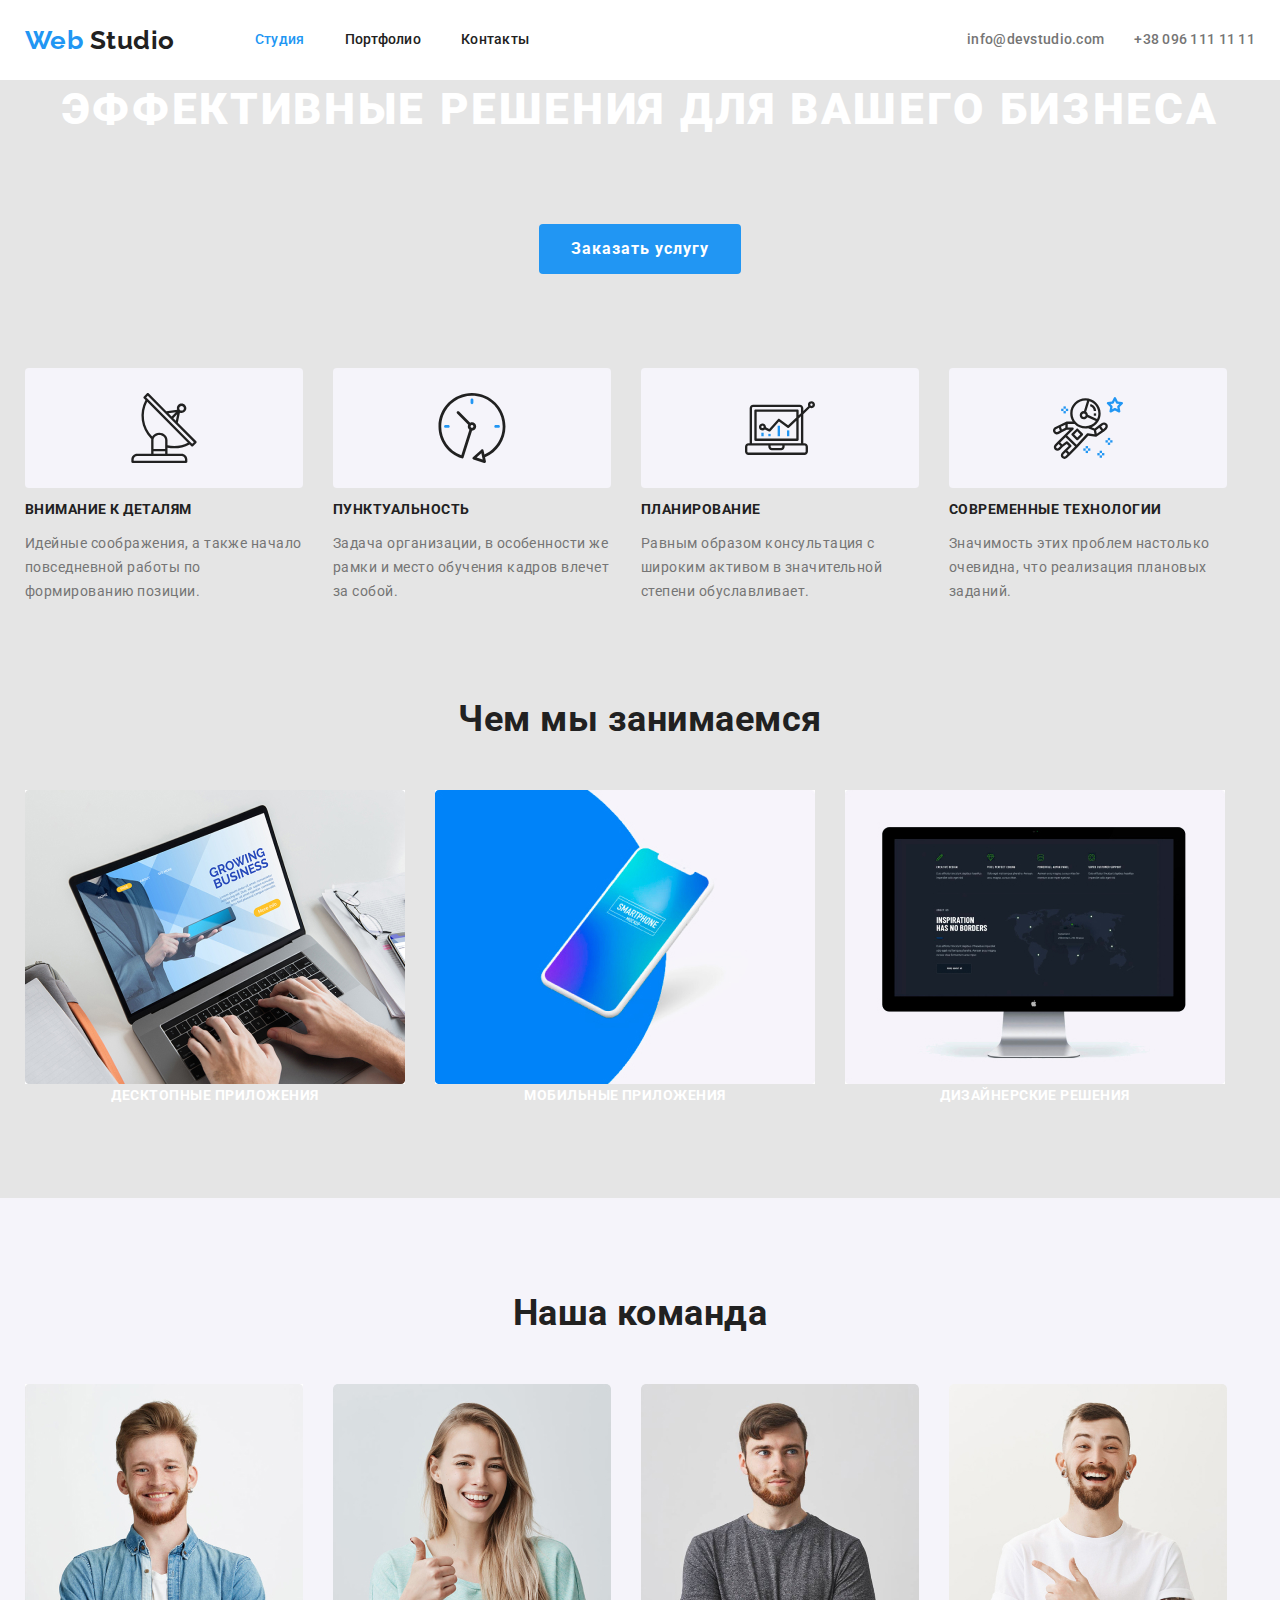
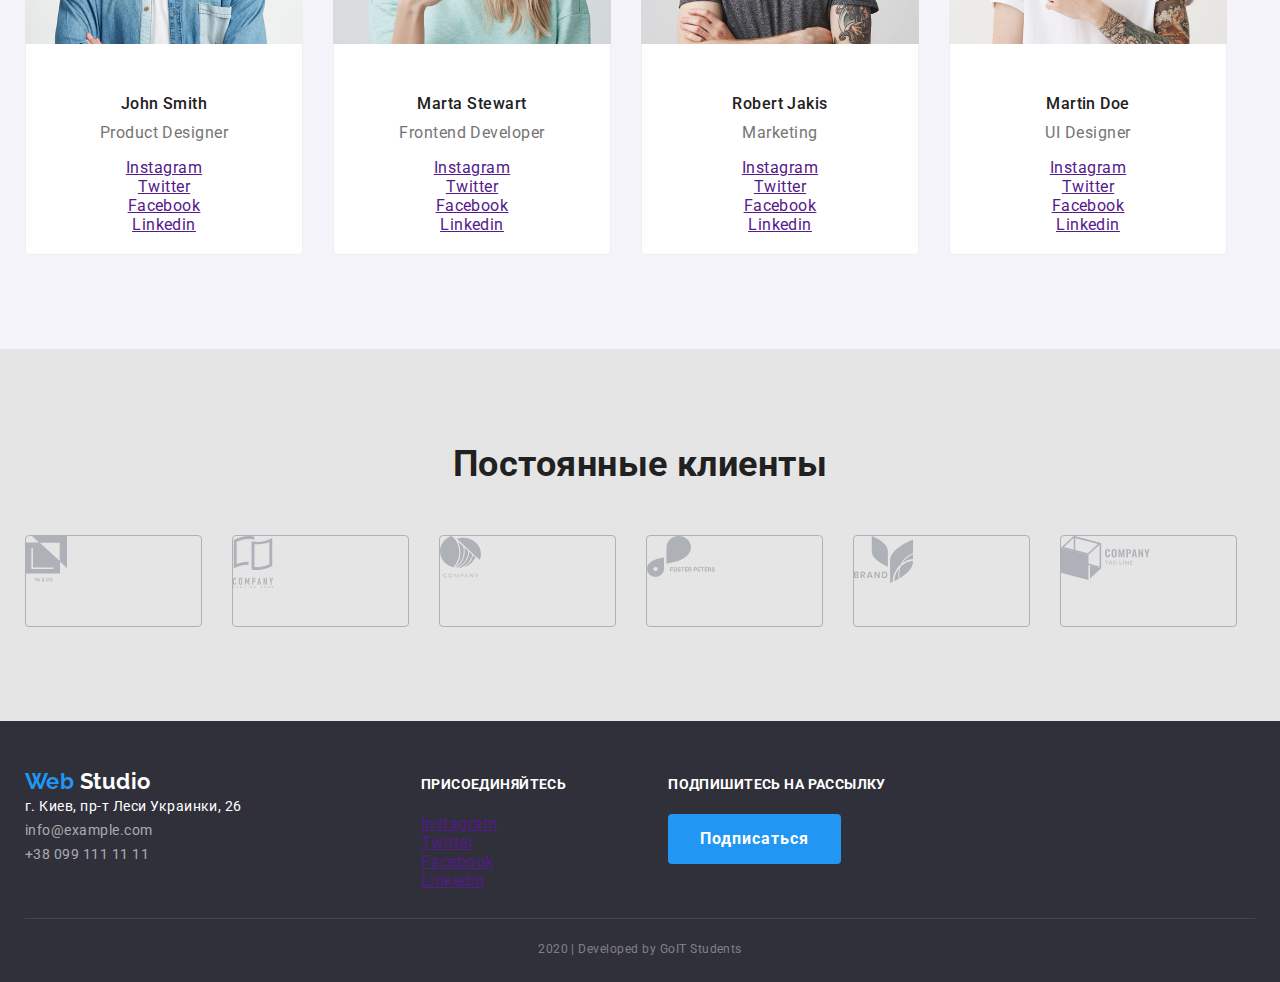
<file: index.html>
<!DOCTYPE html>
<html lang="ru">
  <head>
    <meta charset="UTF-8" />
    <meta name="viewport" content="width=device-width, initial-scale=1.0" />
    <title>Web Studio</title>
    <link
      href="https://fonts.googleapis.com/css2?family=Raleway:wght@700&family=Roboto:wght@400;500;700;900&display=swap"
      rel="stylesheet"
    />
    <link rel="stylesheet" href="./css/style.css" />
  </head>
  <body>
    <header class="page-header">
      <div class="container main-header">
        <nav class="main-header">
          <a href="" class="logo"><span class="word-web">Web</span> Studio</a>

          <ul class="site-nav list">
            <li class="item"><a href="" class="link current">Студия</a></li>
            <li class="item">
              <a href="./portfolio.html" class="link">Портфолио</a>
            </li>
            <li class="item"><a href="" class="link">Контакты</a></li>
          </ul>
        </nav>

        <div class="auth-nav">
          <a href="" class="link items">info@devstudio.com</a>
          <a href="" class="link items">+38 096 111 11 11</a>
        </div>
      </div>
    </header>

    <main>
      <section class="hero">
        <h1 class="hero-title">эффективные решения для вашего бизнеса</h1>
        <a href="" class="button">Заказать услугу</a>
      </section>

      <section class="section">
        <div class="container">
          <h2 class="section-title is-hidden">Приемущества компании</h2>
          <ul class="feature-list list">
            <li class="item">
              <div class="active-logo">
                <img src="./images/vector.svg" alt="антенна" />
              </div>
              <h3 class="title">Внимание к деталям</h3>
              <p class="text">
                Идейные соображения, а также начало повседневной работы по
                формированию позиции.
              </p>
            </li>

            <li class="item">
              <img class="active-logo" src="./images/clock.svg" alt="часы" />
              <h3 class="title">Пунктуальность</h3>
              <p class="text">
                Задача организации, в особенности же рамки и место обучения
                кадров влечет за собой.
              </p>
            </li>

            <li class="item">
              <img
                class="active-logo"
                src="./images/diagram.svg"
                alt="диаграмма"
              />
              <h3 class="title">Планирование</h3>
              <p class="text">
                Равным образом консультация с широким активом в значительной
                степени обуславливает.
              </p>
            </li>

            <li class="item">
              <img
                class="active-logo"
                src="./images/astronaut.svg"
                alt="астронавт"
              />
              <h3 class="title">Современные технологии</h3>
              <p class="text">
                Значимость этих проблем настолько очевидна, что реализация
                плановых заданий.
              </p>
            </li>
          </ul>
        </div>
      </section>

      <section class="section top">
        <div class="container">
          <h2 class="section-title">Чем мы занимаемся</h2>
          <ul class="work-list list">
            <li class="item">
              <img
                src="./images/img1.jpg"
                alt="ноутбук"
                width="380"
                height="294"
              />
              <h3 class="title">Десктопные приложения</h3>
            </li>
            <li class="item">
              <img
                src="./images/img2.jpg"
                alt="смартфон"
                width="380"
                height="294"
              />
              <h3 class="title">Мобильные приложения</h3>
            </li>
            <li class="item">
              <img
                src="./images/img3.jpg"
                alt="монитор"
                width="380"
                height="294"
              />
              <h3 class="title">Дизайнерские решения</h3>
            </li>
          </ul>
        </div>
      </section>

      <section class="section team">
        <div class="container">
          <h2 class="section-title">Наша команда</h2>
          <ul class="team-list list">
            <li class="item">
              <a class="work-link" href=""
                ><img
                  class="card-image"
                  src="./images/photo1.jpg"
                  alt="John Smith"
                  width="278"
                  height="260"
              /></a>

              <div class="card-name">
                <h3 class="title">John Smith</h3>
                <p class="position">Product Designer</p>
                <ul class="list">
                  <li>
                    <a
                      href=""
                      class="social-links"
                      aria-label="Ссылка на Instagram"
                      >Instagram</a
                    >
                  </li>
                  <li>
                    <a
                      href=""
                      class="social-links"
                      aria-label="Ссылка на Twitter"
                      >Twitter</a
                    >
                  </li>
                  <li>
                    <a
                      href=""
                      class="social-links"
                      aria-label="Ссылка на Facebook"
                      >Facebook</a
                    >
                  </li>
                  <li>
                    <a
                      href=""
                      class="social-links"
                      aria-label="Ссылка на Linkedin"
                      >Linkedin</a
                    >
                  </li>
                </ul>
              </div>
            </li>

            <li class="item">
              <a href=""
                ><img
                  class="card-image"
                  src="./images/photo2.jpg"
                  alt="Marta Stewart"
                  width="278"
                  height="260"
              /></a>
              <div class="card-name">
                <h3 class="title">Marta Stewart</h3>
                <p class="position">Frontend Developer</p>
                <ul class="list">
                  <li>
                    <a
                      href=""
                      class="social-links"
                      aria-label="Ссылка на Instagram"
                      >Instagram</a
                    >
                  </li>
                  <li>
                    <a
                      href=""
                      class="social-links"
                      aria-label="Ссылка на Twitter"
                      >Twitter</a
                    >
                  </li>
                  <li>
                    <a
                      href=""
                      class="social-links"
                      aria-label="Ссылка на Facebook"
                      >Facebook</a
                    >
                  </li>
                  <li>
                    <a
                      href=""
                      class="social-links"
                      aria-label="Ссылка на Linkedin"
                      >Linkedin</a
                    >
                  </li>
                </ul>
              </div>
            </li>

            <li class="item">
              <a href=""
                ><img
                  class="card-image"
                  src="./images/photo3.jpg"
                  alt="Robert Jakis"
                  width="278"
                  height="260"
              /></a>
              <div class="card-name">
                <h3 class="title">Robert Jakis</h3>
                <p class="position">Marketing</p>
                <ul class="list">
                  <li>
                    <a
                      href=""
                      class="social-links"
                      aria-label="Ссылка на Instagram"
                      >Instagram</a
                    >
                  </li>
                  <li>
                    <a
                      href=""
                      class="social-links"
                      aria-label="Ссылка на Twitter"
                      >Twitter</a
                    >
                  </li>
                  <li>
                    <a
                      href=""
                      class="social-links"
                      aria-label="Ссылка на Facebook"
                      >Facebook</a
                    >
                  </li>
                  <li>
                    <a
                      href=""
                      class="social-links"
                      aria-label="Ссылка на Linkedin"
                      >Linkedin</a
                    >
                  </li>
                </ul>
              </div>
            </li>

            <li class="item">
              <a href=""
                ><img
                  class="card-image"
                  src="./images/photo4.jpg"
                  alt="Martin Doe"
                  width="278"
                  height="260"
              /></a>
              <div class="card-name">
                <h3 class="title">Martin Doe</h3>
                <p class="position">UI Designer</p>
                <ul class="list">
                  <li>
                    <a
                      href=""
                      class="social-links"
                      aria-label="Ссылка на Instagram"
                      >Instagram</a
                    >
                  </li>
                  <li>
                    <a
                      href=""
                      class="social-links"
                      aria-label="Ссылка на Twitter"
                      >Twitter</a
                    >
                  </li>
                  <li>
                    <a
                      href=""
                      class="social-links"
                      aria-label="Ссылка на Facebook"
                      >Facebook</a
                    >
                  </li>
                  <li>
                    <a
                      href=""
                      class="social-links"
                      aria-label="Ссылка на Linkedin"
                      >Linkedin</a
                    >
                  </li>
                </ul>
              </div>
            </li>
          </ul>
        </div>
      </section>

      <section class="section">
        <div class="container">
          <h2 class="section-title">Постоянные клиенты</h2>
          <ul class="clients-list list">
            <li class="item">
              <a class="clients-links"
                ><img href="" src="./images/logo1.svg" alt="YA & CO"
              /></a>
            </li>
            <li class="item">
              <a href=""
                ><img
                  class="clients-links"
                  src="./images/logo2.svg"
                  alt="Company tegline here"
              /></a>
            </li>
            <li class="item">
              <a href=""
                ><img
                  class="clients-links"
                  src="./images/logo3.svg"
                  alt="Company"
              /></a>
            </li>
            <li class="item">
              <a href=""
                ><img
                  class="clients-links"
                  src="./images/logo4.svg"
                  alt="Foster peters"
              /></a>
            </li>
            <li class="item">
              <a href=""
                ><img
                  class="clients-links"
                  src="./images/logo5.svg"
                  alt="Brand"
              /></a>
            </li>
            <li class="item">
              <a href=""
                ><img
                  class="clients-links"
                  src="./images/logo6.svg"
                  alt="Company teg line"
              /></a>
            </li>
          </ul>
        </div>
      </section>
    </main>

    <footer class="page-footer">
      <div class="container main-footer">
        <div class="block-contact">
          <a href="" class="logo-footer"
            ><span class="word-web">Web</span> Studio</a
          >
          <address>
            <a href="" class="contacts"
              >г. Киев, пр-т Леси Украинки, 26 <br />
            </a>
            <a href="" class="contacts"
              ><span class="links">info@example.com </span><br />
            </a>
            <a href="" class="contacts"
              ><span class="links">+38 099 111 11 11</span></a
            >
          </address>
        </div>

        <div class="block-join">
          <p class="text">присоединяйтесь</p>
          <ul class="our-links list">
            <li>
              <a href="" class="social-links" aria-label="Ссылка на Instagram"
                >Instagram</a
              >
            </li>
            <li>
              <a href="" class="social-links" aria-label="Ссылка на Twitter"
                >Twitter</a
              >
            </li>
            <li>
              <a href="" class="social-links" aria-label="Ссылка на Facebook"
                >Facebook</a
              >
            </li>
            <li>
              <a href="" class="social-links" aria-label="Ссылка на Linkedin"
                >Linkedin</a
              >
            </li>
          </ul>
        </div>

        <div>
          <p class="text">Подпишитесь на рассылку</p>
          <a href="" class="button">Подписаться</a>
        </div>
      </div>
      <p class="copyright container">2020 | Developed by GoIT Students</p>
    </footer>
  </body>
</html>
</file>
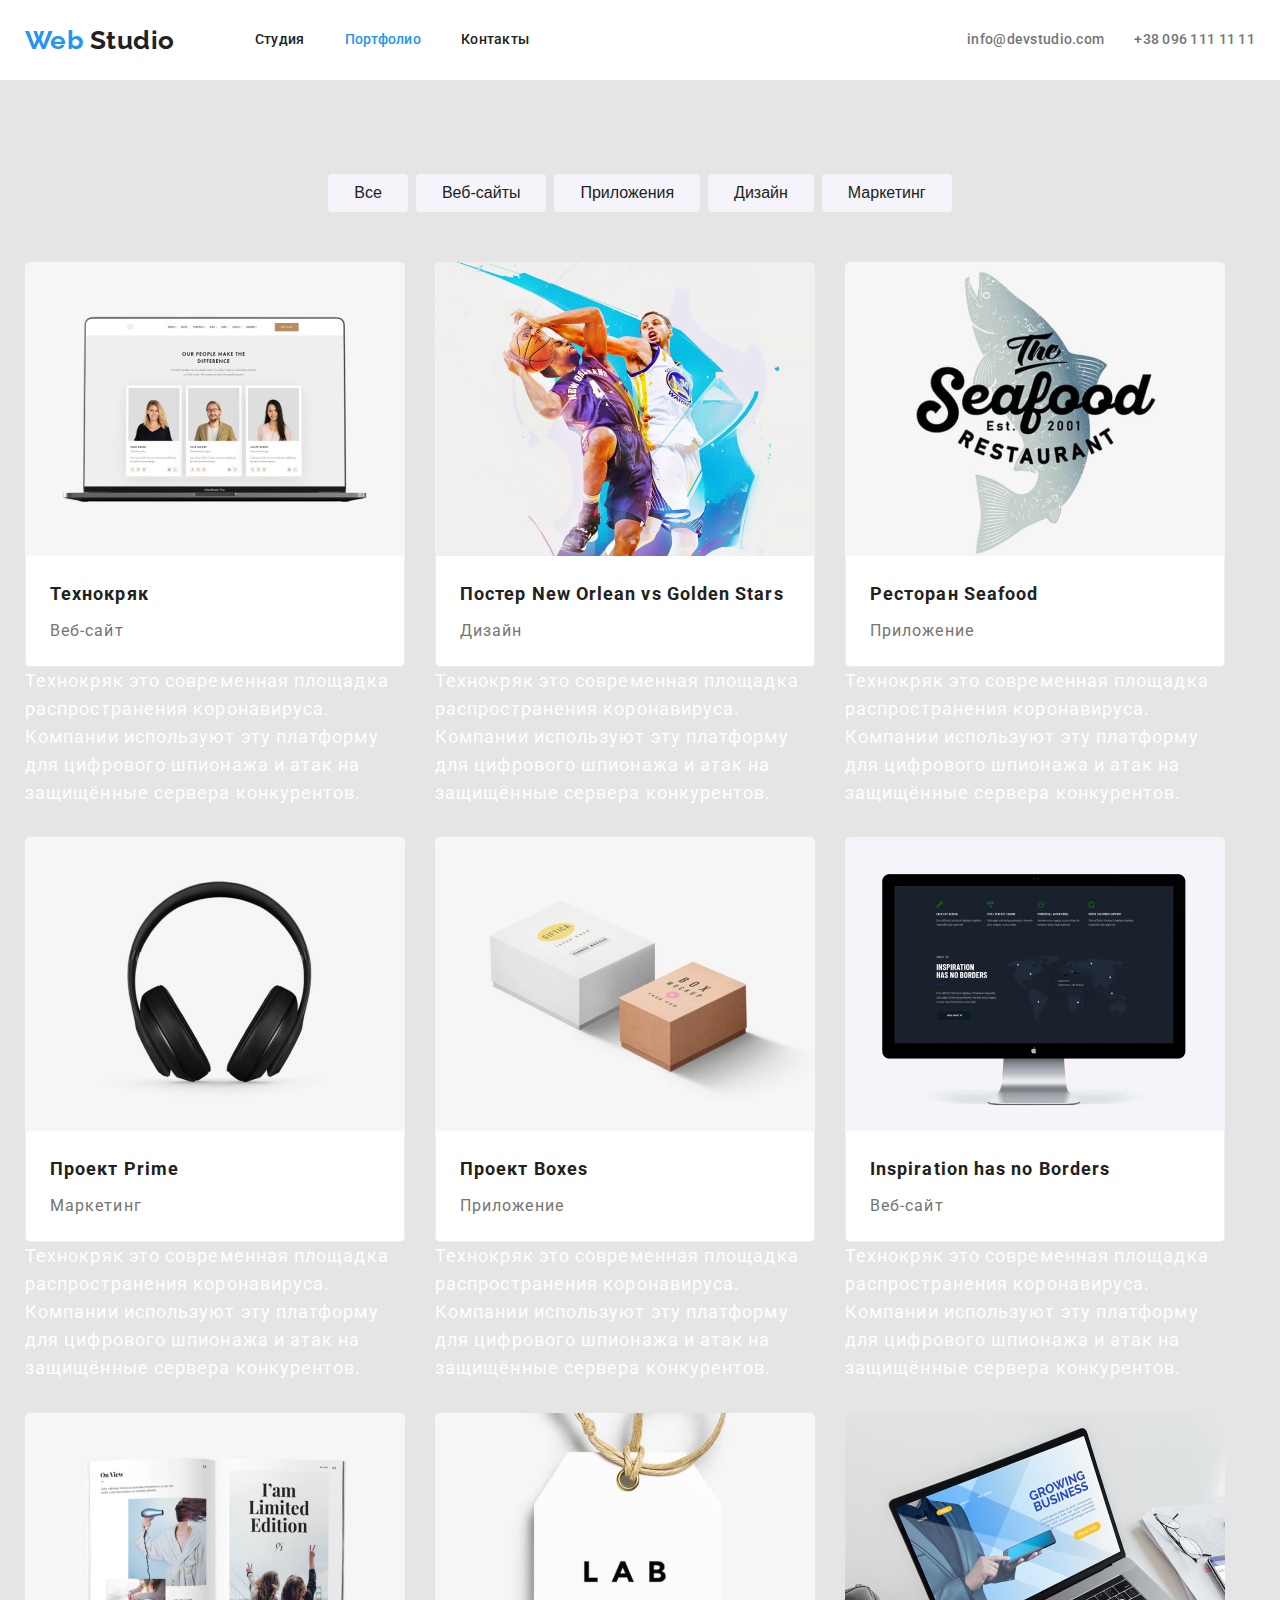
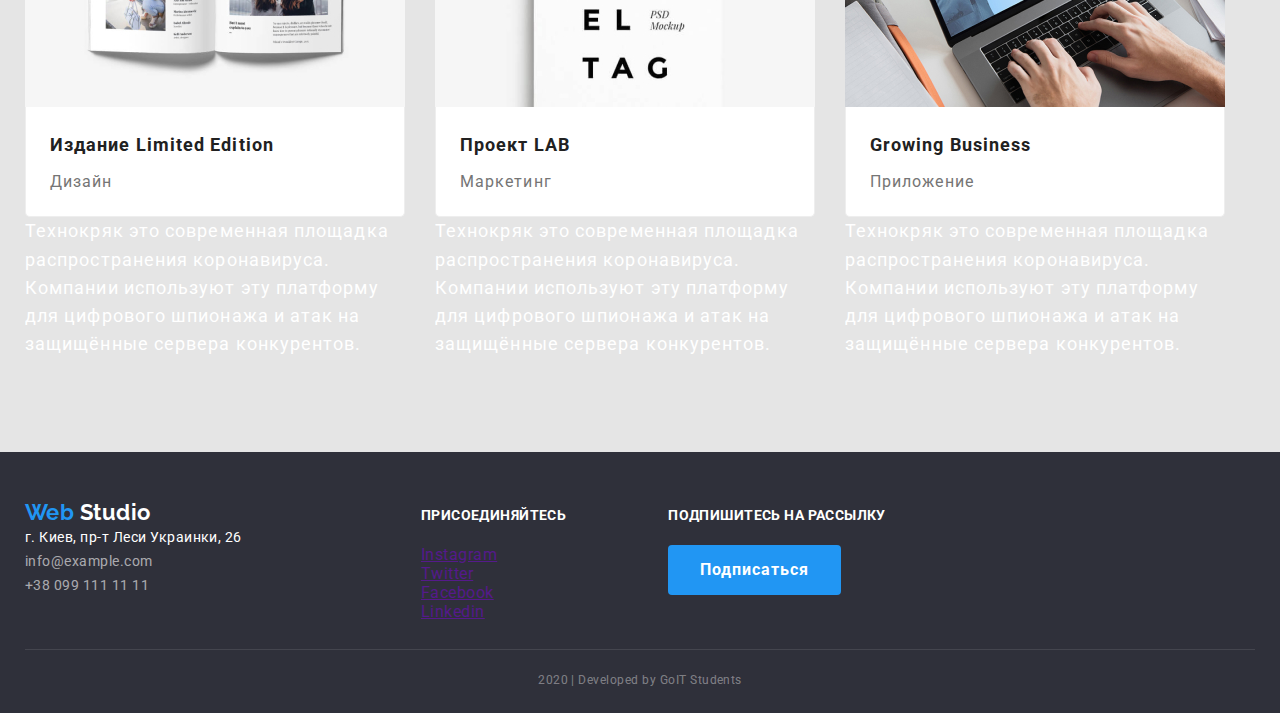
<file: portfolio.html>
<!DOCTYPE html>
<html lang="ru">
  <head>
    <meta charset="UTF-8" />
    <meta name="viewport" content="width=device-width, initial-scale=1.0" />
    <title>Web Studio</title>
    <link
      href="https://fonts.googleapis.com/css2?family=Raleway:wght@700&family=Roboto:wght@400;500;700;900&display=swap"
      rel="stylesheet"
    />
    <link rel="stylesheet" href="./css/style.css" />
  </head>
  <body>
    <header class="page-header">
      <div class="container main-header"">
        <nav class="main-header">
          <a href="" class="logo"><span class="word-web">Web</span> Studio</a>

          <ul class="site-nav list">
            <li class="item">
              <a href="./index.html" class="link">Студия</a>
            </li>
            <li class="item">
              <a href="" class="link current">Портфолио</a>
            </li>
            <li class="item"><a href="" class="link">Контакты</a></li>
          </ul>
        </nav>

        <div class="auth-nav">
        <a href="" class="link items">info@devstudio.com</a>
        <a href="" class="link items">+38 096 111 11 11</a>
        </div>
      </div>
    </header>
    <main>
      <section class="section">
        <div class="container"><h1 class="is-hidden">Портфолио</h1>
        <ul class="nav-item list">
          <li class="item"><button type="button">Все</button></li>
          <li class="item"><button type="button">Веб-сайты</button></li>
          <li class="item"><button type="button">Приложения</button></li>
          <li class="item"><button type="button">Дизайн</button></li>
          <li class="item"><button type="button">Маркетинг</button></li>
        </ul>

        <ul class="work-desc list">
          <li class="item">
            <a href="" class="work-link">
              <img class="card-image" src="./images/work1.jpg" alt="веб-сайт" />
              <div class="card-name"><h2 class="name">Технокряк</h2>
              <p class="caption">Веб-сайт</p></div>
              <p class="description">
                Технокряк это современная площадка распространения коронавируса.
                Компании используют эту платформу для цифрового шпионажа и атак
                на защищённые сервера конкурентов.
              </p>
            </a>
          </li>
          <li class="item">
            <a href="" class="work-link">
              <img class="card-image" src="./images/work2.jpg" alt="баскетболисты" />
              <div class="card-name"><h2 class="name">Постер New Orlean vs Golden Stars</h2>
              <p class="caption">Дизайн</p></div>
              <p class="description">
                Технокряк это современная площадка распространения коронавируса.
                Компании используют эту платформу для цифрового шпионажа и атак
                на защищённые сервера конкурентов.
              </p>
            </a>
          </li>
          <li class="item">
            <a href="" class="work-link">
              <img class="card-image" src="./images/work3.jpg" alt="логотип ресторана" />
              <div class="card-name"><h2 class="name">Ресторан Seafood</h2>
              <p class="caption">Приложение</p></div>
              <p class="description">
                Технокряк это современная площадка распространения коронавируса.
                Компании используют эту платформу для цифрового шпионажа и атак
                на защищённые сервера конкурентов.
              </p>
            </a>
          </li>
          <li class="item">
            <a href="" class="work-link">
              <img class="card-image" src="./images/work4.jpg" alt="наушники" />
              <div class="card-name"><h2 class="name">Проект Prime</h2>
              <p class="caption">Маркетинг</p></div>
              <p class="description">
                Технокряк это современная площадка распространения коронавируса.
                Компании используют эту платформу для цифрового шпионажа и атак
                на защищённые сервера конкурентов.
              </p>
            </a>
          </li>
          <li class="item">
            <a href="" class="work-link">
              <img class="card-image" src="./images/work5.jpg" alt="коробки" />
              <div class="card-name"><h2 class="name">Проект Boxes</h2>
              <p class="caption">Приложение</p></div>
              <p class="description">
                Технокряк это современная площадка распространения коронавируса.
                Компании используют эту платформу для цифрового шпионажа и атак
                на защищённые сервера конкурентов.
              </p>
            </a>
          </li>
          <li class="item">
            <a href="" class="work-link">
              <img class="card-image" src="./images/work6.jpg" alt="монитор" />
              <div class="card-name"><h2 class="name">Inspiration has no Borders</h2>
              <p class="caption">Веб-сайт</p></div>
              <p class="description">
                Технокряк это современная площадка распространения коронавируса.
                Компании используют эту платформу для цифрового шпионажа и атак
                на защищённые сервера конкурентов.
              </p>
            </a>
          </li>
          <li class="item">
            <a href="" class="work-link">
              <img class="card-image" src="./images/work7.jpg" alt="журнал" />
              <div class="card-name"><h2 class="name">Издание Limited Edition</h2>
              <p class="caption">Дизайн</p></div>
              <p class="description">
                Технокряк это современная площадка распространения коронавируса.
                Компании используют эту платформу для цифрового шпионажа и атак
                на защищённые сервера конкурентов.
              </p>
            </a>
          </li>
          <li class="item">
            <a href="" class="work-link">
              <img class="card-image" src="./images/work8.jpg" alt="бирка" />
              <div class="card-name"><h2 class="name">Проект LAB</h2>
              <p class="caption">Маркетинг</p></div>
              <p class="description">
                Технокряк это современная площадка распространения коронавируса.
                Компании используют эту платформу для цифрового шпионажа и атак
                на защищённые сервера конкурентов.
              </p>
            </a>
          </li>
          <li class="item">
            <a href="" class="work-link">
              <img class="card-image" src="./images/work9.jpg" alt="ноутбук" />
              <div class="card-name"><h2 class="name">Growing Business</h2>
              <p class="caption">Приложение</p></div>
              <p class="description">
                Технокряк это современная площадка распространения коронавируса.
                Компании используют эту платформу для цифрового шпионажа и атак
                на защищённые сервера конкурентов.
              </p>
            </a>
          </li>
        </ul></div>
      </section>
    </main>

            <footer class="page-footer">
              <div class="container main-footer">
                <div class="block-contact">
                  <a href="" class="logo-footer"><span class="word-web">Web</span> Studio</a>
                  <address>
                    <a href="" class="contacts">г. Киев, пр-т Леси Украинки, 26 <br />
                    </a>
                    <a href="" class="contacts"><span class="links">info@example.com </span><br />
                    </a>
                    <a href="" class="contacts"><span class="links">+38 099 111 11 11</span></a>
                  </address>
                </div>
            
                <div class="block-join">
                  <p class="text">присоединяйтесь</p>
                  <ul class="our-links list">
                    <li>
                      <a href="" class="social-links" aria-label="Ссылка на Instagram">Instagram</a>
                    </li>
                    <li>
                      <a href="" class="social-links" aria-label="Ссылка на Twitter">Twitter</a>
                    </li>
                    <li>
                      <a href="" class="social-links" aria-label="Ссылка на Facebook">Facebook</a>
                    </li>
                    <li>
                      <a href="" class="social-links" aria-label="Ссылка на Linkedin">Linkedin</a>
                    </li>
                  </ul>
                </div>
            
                <div>
                  <p class="text">Подпишитесь на рассылку</p>
                  <a href="" class="button">Подписаться</a>
                </div>
              </div>
              <p class="copyright container">2020 | Developed by GoIT Students</p>
            </footer>
  </body>
</html>
</file>
<file: css/style.css>
/* основной цвет текста #757575*/
/* вторичный цвет текста #212121*/
/* белый #FFFFFF*/
/* акцент #2196F3*/
/* вторичный цвет фона #F5F4FA*/
/* фон футера #2F303A*/

:root {
  --prymery-text-color: #757575;
  --secondary-text-color: #212121;
  --white-text-color: #ffffff;
  --accent: #2196f3;
  --prymery-background-color: #e5e5e5;
  --secondary-backgound-color: #f5f4fa;
  --footer-background-color: #2f303a;
}

body {
  background-color: var(--prymery-background-color);
  color: var(--prymery-text-color);
  margin: 0;

  font-family: Roboto, sans-serif;
  letter-spacing: 0.03em;
}
/* Header */

.page-header {
  background-color: var(--white-text-color);
  color: var(--secondary-text-color);
}

.container {
  margin-left: auto;
  margin-right: auto;
  width: 1230px;
}

.logo {
  color: var(--secondary-text-color);

  font-family: Raleway, sans-serif;
  font-weight: bold;
  font-size: 26px;
  line-height: 1.19;
  text-decoration: none;
}

.word-web {
  color: var(--accent);
}

.list {
  margin: 0;
  padding-left: 0;
  list-style: none;
}

/* Main-header */

.main-header {
  display: flex;
  align-items: center;
}

/* Site-nav */

.site-nav {
  display: flex;
  margin-left: 80px;
}

.site-nav .item + .item {
  margin-left: 40px;
}

.site-nav .link {
  display: block;
  padding-top: 32px;
  padding-bottom: 32px;

  color: var(--secondary-text-color);

  font-family: Roboto;
  font-weight: 500;
  font-size: 14px;
  line-height: 1.14;
  letter-spacing: 0.02em;
  text-decoration: none;
}

.site-nav .link:hover,
.site-nav .link:focus {
  color: var(--accent);
}

.site-nav .link.current {
  color: var(--accent);
}

/* Auth-nav */

.auth-nav {
  display: flex;
  margin-left: auto;
}

.auth-nav .items + .items {
  margin-left: 30px;
}

.auth-nav .items {
  display: inline-block;
}

.auth-nav .link {
  color: var(--prymery-text-color);
  font-weight: 500;
  font-size: 14px;
  line-height: 1.14;
  letter-spacing: 0.02em;
  text-decoration: none;
}

.auth-nav .link:hover,
.auth-nav .link:focus {
  color: var(--accent);
}

/* Hero */

.hero {
  text-align: center;
}

.hero-title {
  margin-top: 0;
  margin-bottom: 84px;
  color: var(--white-text-color);

  text-transform: uppercase;
  font-weight: 900;
  font-size: 44px;
  line-height: 1.36;
  letter-spacing: 0.06em;
}

/* Button */

button {
  width: max-content;
  height: 38px;
  padding: 0 24px;
  border-color: transparent;
  border-radius: 4px;

  color: var(--secondary-text-color);
  background-color: #f5f4fa;

  font-weight: 500;
  font-size: 16px;
  line-height: 1.62;
  text-align: center;
}

button:hover,
button:focus {
  color: var(--white-text-color);
  background-color: var(--accent);
}

/* class button */

.button {
  display: inline-block;
  border-radius: 4px;
  padding: 10px 32px;

  color: var(--white-text-color);
  background-color: var(--accent);

  text-decoration: none;
  text-align: center;

  font-weight: 700;
  font-size: 16px;
  line-height: 1.88;
  letter-spacing: 0.06em;
}

/* Section */

.section {
  padding-top: 94px;
  padding-bottom: 94px;
}

.top {
  padding-top: 0;
}

.section-title {
  margin-top: 0;
  margin-bottom: 50px;
  color: var(--secondary-text-color);

  font-weight: 700;
  font-size: 36px;
  line-height: 1.17;
  text-align: center;
}

.is-hidden {
  display: none;
}

/* Feature */

.feature-list .item + .item {
  margin-left: 30px;
}

.feature-list .item {
  width: 278px;
}

.feature-list {
  display: flex;
}

.feature-list .title {
  color: var(--secondary-text-color);

  text-transform: uppercase;
  font-weight: 700;
  font-size: 14px;
  line-height: 1.14;
}

.feature-list .text {
  margin-top: 10px;
  margin-bottom: 0;

  font-weight: 400;
  font-size: 14px;
  line-height: 1.71;
}

.active-logo {
  display: block;
  display: flex;
  justify-content: center;
  padding: 25px 104px;

  border-radius: 4px;
  background-color: #f5f4fa;
}

.active-logo:hover {
  background-color: var(--accent);
}

/* Work-list */

.work-list .item + .item {
  margin-left: 30px;
}

.work-list {
  display: flex;

  text-align: center;
}

.work-list .title {
  margin: 0;

  color: var(--white-text-color);

  text-transform: uppercase;
  font-weight: 700;
  font-size: 14px;
  line-height: 1.14;
}

.section.team {
  background-color: var(--secondary-backgound-color);
}

/* Team-list */

.team-list .item + .item {
  margin-left: 30px;

  border-top-left-radius: 5px;
  border-top-right-radius: 5px;
  overflow: hidden;
}

.team-list {
  display: flex;
  text-align: center;
}

.team-list .title {
  margin-top: 30px;
  margin-bottom: 10px;

  color: var(--secondary-text-color);

  font-weight: 500;
  font-size: 16px;
  line-height: 1.19;
}

.team-list .position {
  margin-top: 0;
  margin-bottom: 16px;

  font-size: 16px;
  line-height: 1.19;
}

.social-links:hover,
.social-links:focus {
  color: var(--accent);
}

/* Clients */

.clients-list .item {
  border: 1px solid #afb1b8;
  border-radius: 4px;
  width: 175px;
  height: 90px;
}

.clients-list .item + .item {
  margin-left: 30px;
}

.clients-list {
  display: flex;
  margin-top: 0;
  margin-bottom: 0;
}

.clients-links:hover,
.clients-links:focus {
  background-color: var(--accent);
}

.clients-links {
  display: block;
}

/* Footer */

.main-footer {
  display: flex;
  align-items: baseline;
  padding-top: 48px;
  padding-bottom: 28px;
}

.page-footer {
  background-color: var(--footer-background-color);
}

.logo-footer {
  margin-bottom: 10px;

  color: var(--white-text-color);

  font-family: Raleway, sans-serif;
  font-weight: 700;
  font-size: 22px;
  line-height: 1.18;
  text-decoration: none;
}

.contacts {
  margin-bottom: 9px;

  color: var(--white-text-color);

  font-style: normal;
  font-weight: 400;
  font-size: 14px;
  line-height: 1.71;
  text-decoration: none;
}

.page-footer .text {
  margin-top: 0;
  margin-bottom: 21px;

  color: var(--white-text-color);

  text-transform: uppercase;
  font-weight: 700;
  font-size: 14px;
  line-height: 1.14;
  letter-spacing: 0.03em;
}

.block-contact {
  margin-right: 179px;
}

.contacts .links {
  color: rgba(255, 255, 255, 0.6);
}

.our-links {
  margin-top: 0;
  margin-bottom: 0;
}

.block-join {
  margin-right: 102px;
}

.copyright {
  padding-top: 18px;
  padding-bottom: 21px;
  margin-top: 0;
  margin-bottom: 0;

  color: rgba(255, 255, 255, 0.4);
  border-top: 1px solid rgba(255, 255, 255, 0.1);

  font-size: 12px;
  line-height: 2;
  text-align: center;
}

/* Стили для Портфолио */

.is-hidden {
  display: none;
}

.nav-item {
  display: flex;
  justify-content: center;
  padding-left: 0;
  margin-bottom: 50px;
}

.nav-item .item {
  margin-right: 8px;
}

.nav-item .item:last-child {
  margin-right: 0;
}

.work-desc {
  display: flex;
  flex-wrap: wrap;
  padding-left: 0;
  margin-top: 0;
}

.work-desc .item {
  width: 380px;
  margin-right: 30px;
  margin-bottom: 30px;

  border-top-left-radius: 5px;
  border-top-right-radius: 5px;
  overflow: hidden;
}

.work-desc .item:nth-last-child(-n + 3) {
  margin-bottom: 0;
}

.work-desc .item:nth-child(3n) {
  margin-right: 0;
}

.work-link {
  display: block;
  text-decoration: none;
}

.list .work-link {
  color: var(--secondary-text-color);

  font-weight: 700;
  font-size: 18px;
  line-height: 2;
  letter-spacing: 0.06em;
}

.list .name {
  margin-top: 0;
  margin-bottom: 4px;

  font-weight: 700;
  font-size: 18px;
  line-height: 2;
  letter-spacing: 0.06em;
}

.list .description {
  margin: 0;

  color: var(--white-text-color);

  font-weight: 400;
  font-size: 18px;
  line-height: 1.56;
}

.list .caption {
  margin: 0;
  color: var(--prymery-text-color);

  font-weight: 400;
  font-size: 16px;
  line-height: 1.87;
}

.card-name {
  padding: 20px 24px;

  background: #ffffff;
  border-left: 1px solid #eeeeee;
  border-right: 1px solid #eeeeee;
  border-bottom: 1px solid #eeeeee;
  border-bottom-right-radius: 5px;
  border-bottom-left-radius: 5px;
}

.card-image {
  display: block;
}
</file>
